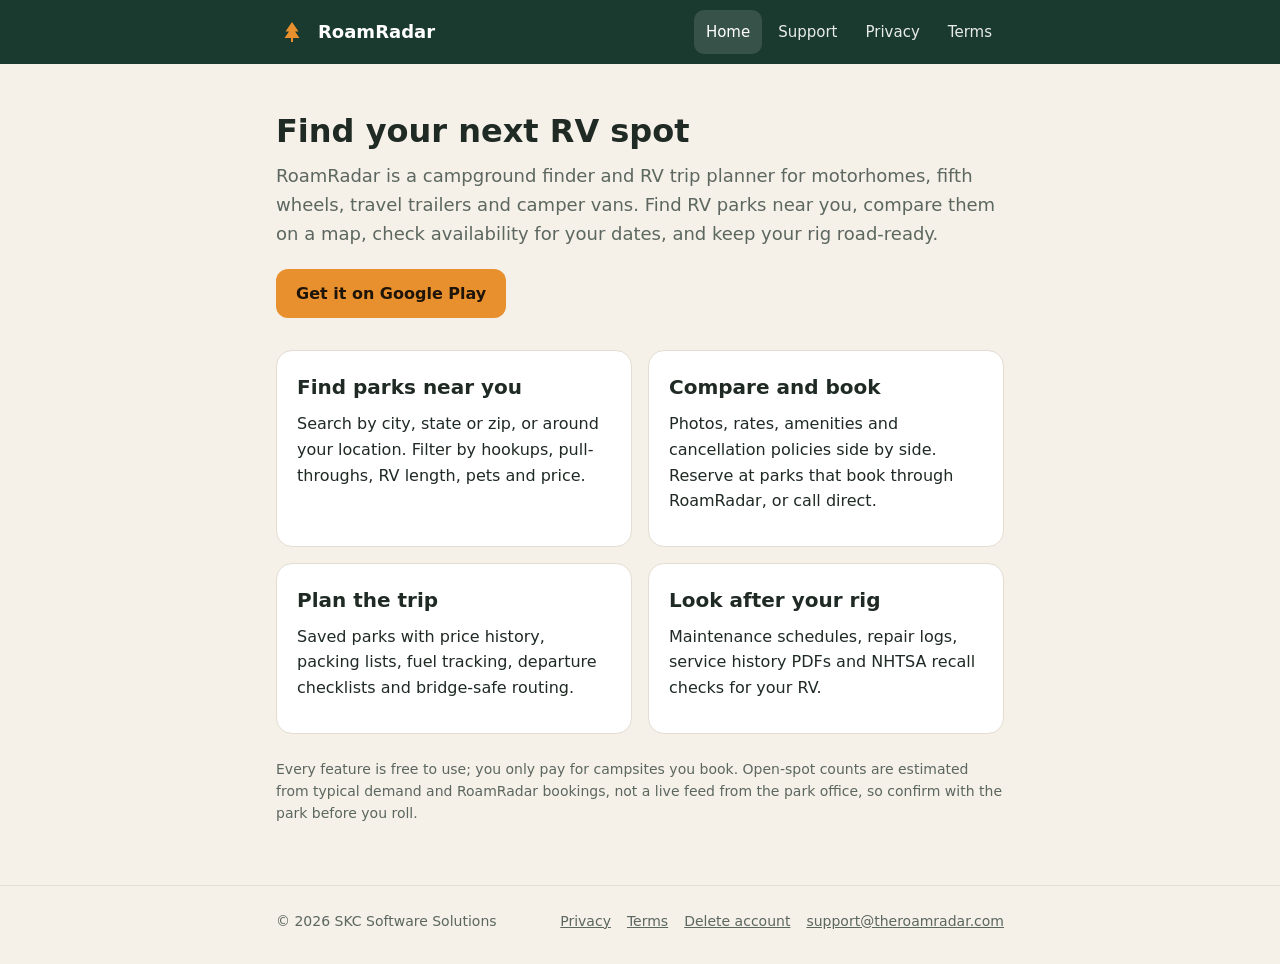
<file: index.html>
<!doctype html>
<html lang="en">
<head>
  <meta charset="utf-8">
  <meta name="viewport" content="width=device-width, initial-scale=1">
  <title>RoamRadar</title>
  <meta name="description" content="RV parks near you, campground finder and RV trip planner. Compare parks, check availability and book.">
  <meta property="og:title" content="RoamRadar">
  <meta property="og:description" content="RV parks near you, campground finder and RV trip planner. Compare parks, check availability and book.">
  <meta name="theme-color" content="#1b3a2f">
  <link rel="icon" href="/favicon.svg" type="image/svg+xml">
  <link rel="stylesheet" href="/styles.css">
</head>
<body>
  <header class="site">
    <div class="wrap">
      <a class="brand" href="/"><img src="/favicon.svg" alt="">RoamRadar</a>
      <nav class="site" aria-label="Main">
        <a href="/" aria-current="page">Home</a>
        <a href="/support">Support</a>
        <a href="/privacy">Privacy</a>
        <a href="/terms">Terms</a>
      </nav>
    </div>
  </header>
  <main>
    <div class="wrap">
      <section class="hero">
        <h1>Find your next RV spot</h1>
        <p class="lead">RoamRadar is a campground finder and RV trip planner for motorhomes, fifth wheels, travel trailers and camper vans. Find RV parks near you, compare them on a map, check availability for your dates, and keep your rig road-ready.</p>
        <a class="button" href="https://play.google.com/store/apps/details?id=com.base6a45732385d17af57c15c6be.app">Get it on Google Play</a>
      </section>
      <div class="features">
        <section class="card">
          <h2>Find parks near you</h2>
          <p>Search by city, state or zip, or around your location. Filter by hookups, pull-throughs, RV length, pets and price.</p>
        </section>
        <section class="card">
          <h2>Compare and book</h2>
          <p>Photos, rates, amenities and cancellation policies side by side. Reserve at parks that book through RoamRadar, or call direct.</p>
        </section>
        <section class="card">
          <h2>Plan the trip</h2>
          <p>Saved parks with price history, packing lists, fuel tracking, departure checklists and bridge-safe routing.</p>
        </section>
        <section class="card">
          <h2>Look after your rig</h2>
          <p>Maintenance schedules, repair logs, service history PDFs and NHTSA recall checks for your RV.</p>
        </section>
      </div>
      <p class="muted">Every feature is free to use; you only pay for campsites you book. Open-spot counts are estimated from typical demand and RoamRadar bookings, not a live feed from the park office, so confirm with the park before you roll.</p>
    </div>
  </main>
  <footer class="site">
    <div class="wrap">
      <span>© 2026 SKC Software Solutions</span>
      <nav aria-label="Footer">
        <a href="/privacy">Privacy</a>
        <a href="/terms">Terms</a>
        <a href="/delete-account">Delete account</a>
        <a href="mailto:support@theroamradar.com">support@theroamradar.com</a>
      </nav>
    </div>
  </footer>
</body>
</html>
</file>
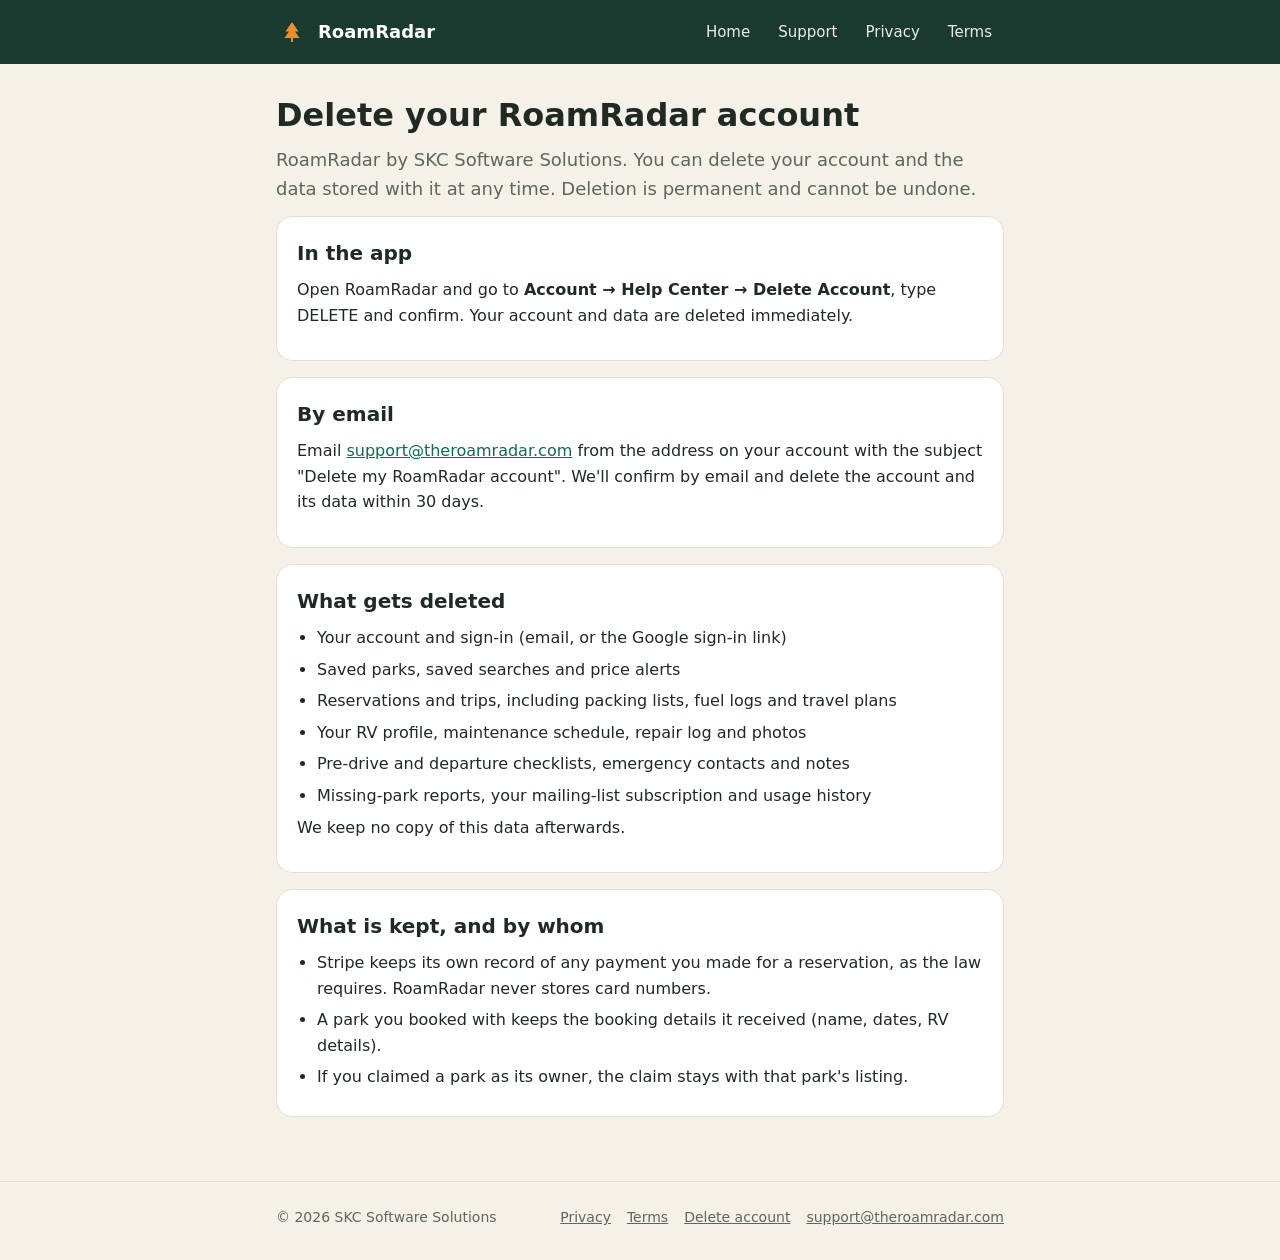
<file: delete-account.html>
<!doctype html>
<html lang="en">
<head>
  <meta charset="utf-8">
  <meta name="viewport" content="width=device-width, initial-scale=1">
  <title>Delete your account · RoamRadar</title>
  <meta name="description" content="How to delete your RoamRadar account and data.">
  <meta property="og:title" content="Delete your account · RoamRadar">
  <meta property="og:description" content="How to delete your RoamRadar account and data.">
  <meta name="theme-color" content="#1b3a2f">
  <link rel="icon" href="/favicon.svg" type="image/svg+xml">
  <link rel="stylesheet" href="/styles.css">
</head>
<body>
  <header class="site">
    <div class="wrap">
      <a class="brand" href="/"><img src="/favicon.svg" alt="">RoamRadar</a>
      <nav class="site" aria-label="Main">
        <a href="/">Home</a>
        <a href="/support">Support</a>
        <a href="/privacy">Privacy</a>
        <a href="/terms">Terms</a>
      </nav>
    </div>
  </header>
  <main>
    <div class="wrap">
      <h1>Delete your RoamRadar account</h1>
      <p class="lead">RoamRadar by SKC Software Solutions. You can delete your account and the data stored with it at any time. Deletion is permanent and cannot be undone.</p>
      <section class="card">
        <h2>In the app</h2>
        <p>Open RoamRadar and go to <strong>Account → Help Center → Delete Account</strong>, type DELETE and confirm. Your account and data are deleted immediately.</p>
      </section>
      <section class="card">
        <h2>By email</h2>
        <p>Email <a href="mailto:support@theroamradar.com?subject=Delete%20my%20RoamRadar%20account">support@theroamradar.com</a> from the address on your account with the subject "Delete my RoamRadar account". We'll confirm by email and delete the account and its data within 30 days.</p>
      </section>
      <section class="card">
        <h2>What gets deleted</h2>
        <ul>
          <li>Your account and sign-in (email, or the Google sign-in link)</li>
          <li>Saved parks, saved searches and price alerts</li>
          <li>Reservations and trips, including packing lists, fuel logs and travel plans</li>
          <li>Your RV profile, maintenance schedule, repair log and photos</li>
          <li>Pre-drive and departure checklists, emergency contacts and notes</li>
          <li>Missing-park reports, your mailing-list subscription and usage history</li>
        </ul>
        <p>We keep no copy of this data afterwards.</p>
      </section>
      <section class="card">
        <h2>What is kept, and by whom</h2>
        <ul>
          <li>Stripe keeps its own record of any payment you made for a reservation, as the law requires. RoamRadar never stores card numbers.</li>
          <li>A park you booked with keeps the booking details it received (name, dates, RV details).</li>
          <li>If you claimed a park as its owner, the claim stays with that park's listing.</li>
        </ul>
      </section>
    </div>
  </main>
  <footer class="site">
    <div class="wrap">
      <span>© 2026 SKC Software Solutions</span>
      <nav aria-label="Footer">
        <a href="/privacy">Privacy</a>
        <a href="/terms">Terms</a>
        <a href="/delete-account">Delete account</a>
        <a href="mailto:support@theroamradar.com">support@theroamradar.com</a>
      </nav>
    </div>
  </footer>
</body>
</html>
</file>
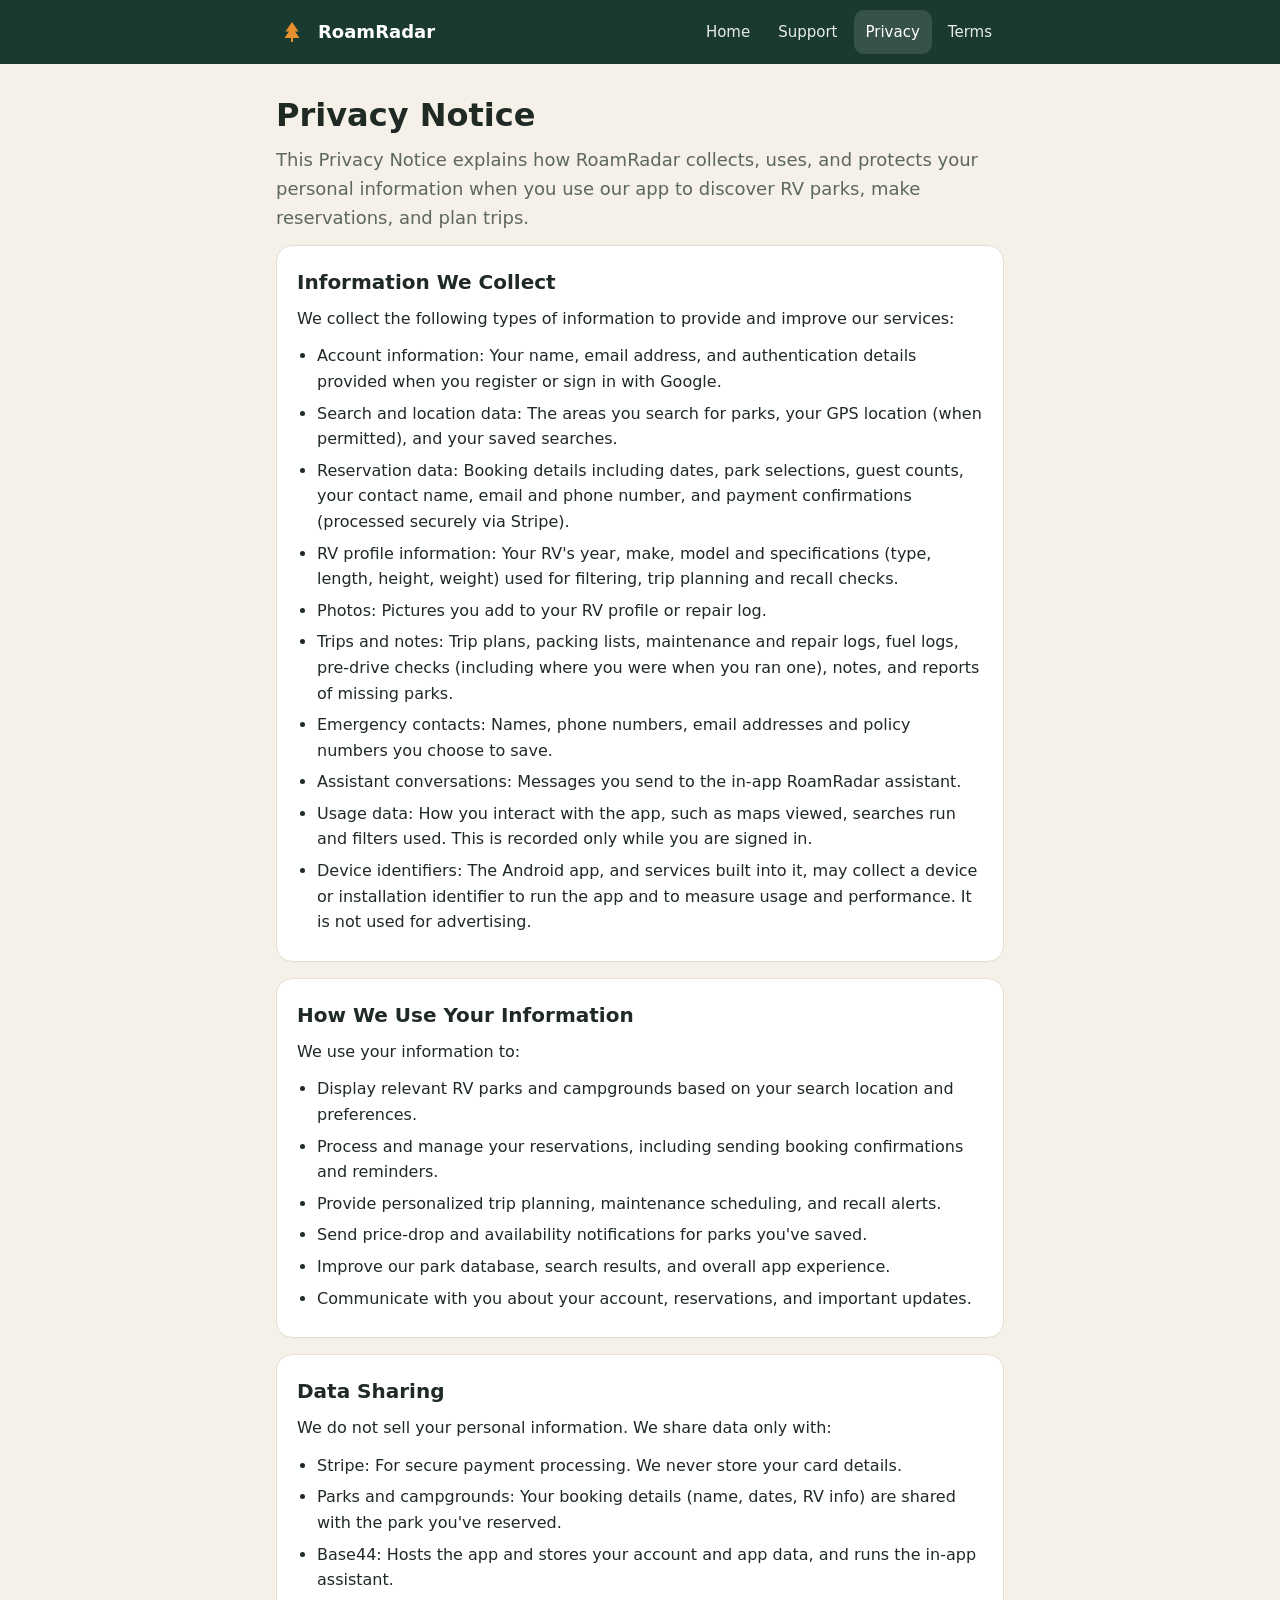
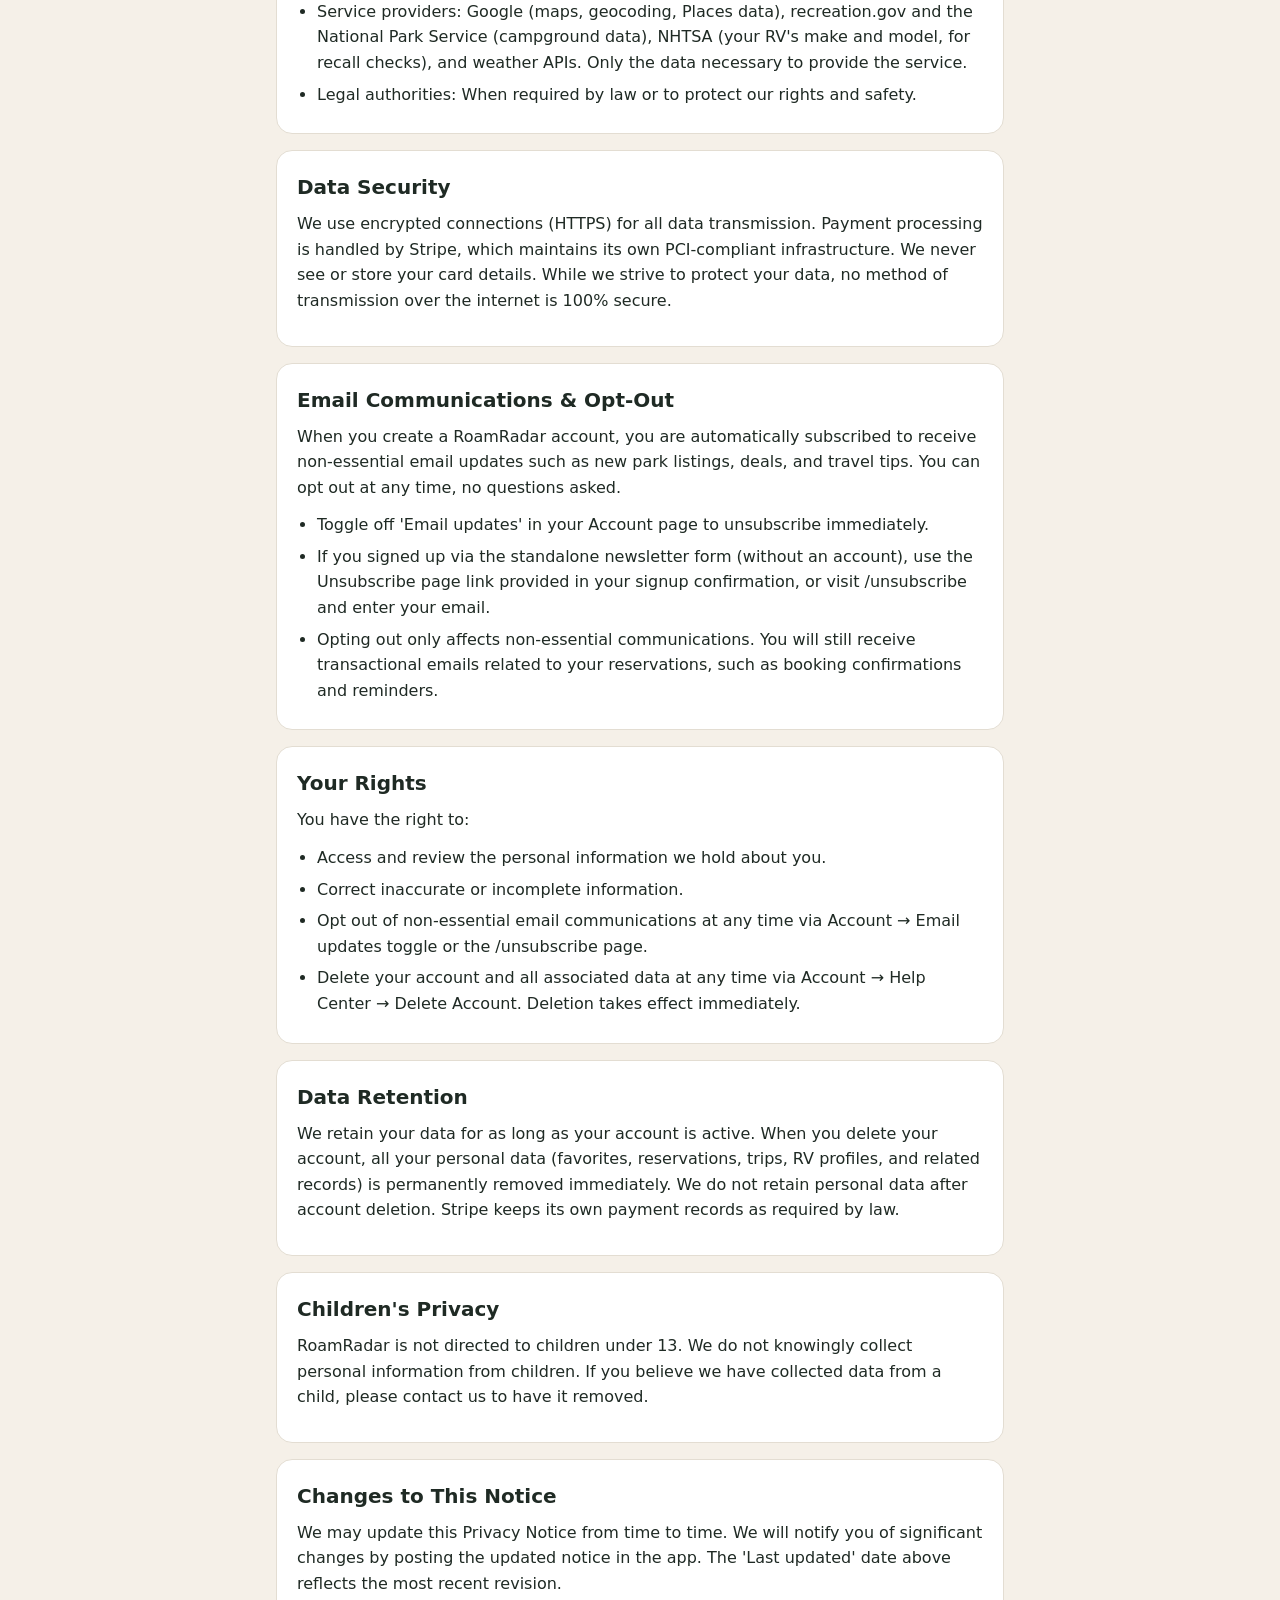
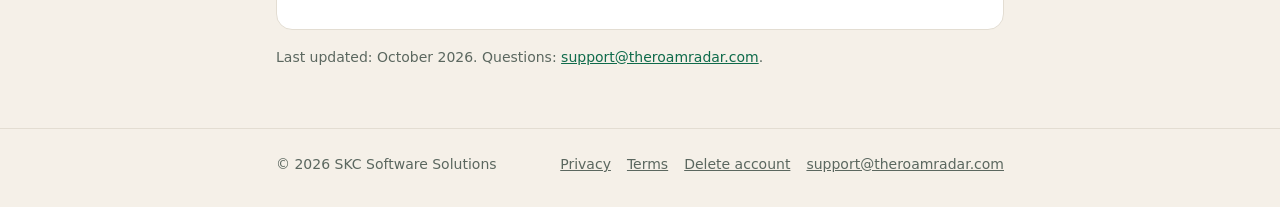
<file: privacy.html>
<!doctype html>
<html lang="en">
<head>
  <meta charset="utf-8">
  <meta name="viewport" content="width=device-width, initial-scale=1">
  <title>Privacy Notice · RoamRadar</title>
  <meta name="description" content="How RoamRadar collects, uses and protects your information.">
  <meta property="og:title" content="Privacy Notice · RoamRadar">
  <meta property="og:description" content="How RoamRadar collects, uses and protects your information.">
  <meta name="theme-color" content="#1b3a2f">
  <link rel="icon" href="/favicon.svg" type="image/svg+xml">
  <link rel="stylesheet" href="/styles.css">
</head>
<body>
  <header class="site">
    <div class="wrap">
      <a class="brand" href="/"><img src="/favicon.svg" alt="">RoamRadar</a>
      <nav class="site" aria-label="Main">
        <a href="/">Home</a>
        <a href="/support">Support</a>
        <a href="/privacy" aria-current="page">Privacy</a>
        <a href="/terms">Terms</a>
      </nav>
    </div>
  </header>
  <main>
    <div class="wrap">
      <h1>Privacy Notice</h1>
      <p class="lead">This Privacy Notice explains how RoamRadar collects, uses, and protects your personal information when you use our app to discover RV parks, make reservations, and plan trips.</p>
      <section class="card">
        <h2>Information We Collect</h2>
        <p>We collect the following types of information to provide and improve our services:</p>
        <ul>
          <li>Account information: Your name, email address, and authentication details provided when you register or sign in with Google.</li>
          <li>Search and location data: The areas you search for parks, your GPS location (when permitted), and your saved searches.</li>
          <li>Reservation data: Booking details including dates, park selections, guest counts, your contact name, email and phone number, and payment confirmations (processed securely via Stripe).</li>
          <li>RV profile information: Your RV's year, make, model and specifications (type, length, height, weight) used for filtering, trip planning and recall checks.</li>
          <li>Photos: Pictures you add to your RV profile or repair log.</li>
          <li>Trips and notes: Trip plans, packing lists, maintenance and repair logs, fuel logs, pre-drive checks (including where you were when you ran one), notes, and reports of missing parks.</li>
          <li>Emergency contacts: Names, phone numbers, email addresses and policy numbers you choose to save.</li>
          <li>Assistant conversations: Messages you send to the in-app RoamRadar assistant.</li>
          <li>Usage data: How you interact with the app, such as maps viewed, searches run and filters used. This is recorded only while you are signed in.</li>
          <li>Device identifiers: The Android app, and services built into it, may collect a device or installation identifier to run the app and to measure usage and performance. It is not used for advertising.</li>
        </ul>
      </section>
      <section class="card">
        <h2>How We Use Your Information</h2>
        <p>We use your information to:</p>
        <ul>
          <li>Display relevant RV parks and campgrounds based on your search location and preferences.</li>
          <li>Process and manage your reservations, including sending booking confirmations and reminders.</li>
          <li>Provide personalized trip planning, maintenance scheduling, and recall alerts.</li>
          <li>Send price-drop and availability notifications for parks you've saved.</li>
          <li>Improve our park database, search results, and overall app experience.</li>
          <li>Communicate with you about your account, reservations, and important updates.</li>
        </ul>
      </section>
      <section class="card">
        <h2>Data Sharing</h2>
        <p>We do not sell your personal information. We share data only with:</p>
        <ul>
          <li>Stripe: For secure payment processing. We never store your card details.</li>
          <li>Parks and campgrounds: Your booking details (name, dates, RV info) are shared with the park you've reserved.</li>
          <li>Base44: Hosts the app and stores your account and app data, and runs the in-app assistant.</li>
          <li>Service providers: Google (maps, geocoding, Places data), recreation.gov and the National Park Service (campground data), NHTSA (your RV's make and model, for recall checks), and weather APIs. Only the data necessary to provide the service.</li>
          <li>Legal authorities: When required by law or to protect our rights and safety.</li>
        </ul>
      </section>
      <section class="card">
        <h2>Data Security</h2>
        <p>We use encrypted connections (HTTPS) for all data transmission. Payment processing is handled by Stripe, which maintains its own PCI-compliant infrastructure. We never see or store your card details. While we strive to protect your data, no method of transmission over the internet is 100% secure.</p>
      </section>
      <section class="card">
        <h2>Email Communications &amp; Opt-Out</h2>
        <p>When you create a RoamRadar account, you are automatically subscribed to receive non-essential email updates such as new park listings, deals, and travel tips. You can opt out at any time, no questions asked.</p>
        <ul>
          <li>Toggle off 'Email updates' in your Account page to unsubscribe immediately.</li>
          <li>If you signed up via the standalone newsletter form (without an account), use the Unsubscribe page link provided in your signup confirmation, or visit /unsubscribe and enter your email.</li>
          <li>Opting out only affects non-essential communications. You will still receive transactional emails related to your reservations, such as booking confirmations and reminders.</li>
        </ul>
      </section>
      <section class="card">
        <h2>Your Rights</h2>
        <p>You have the right to:</p>
        <ul>
          <li>Access and review the personal information we hold about you.</li>
          <li>Correct inaccurate or incomplete information.</li>
          <li>Opt out of non-essential email communications at any time via Account → Email updates toggle or the /unsubscribe page.</li>
          <li>Delete your account and all associated data at any time via Account → Help Center → Delete Account. Deletion takes effect immediately.</li>
        </ul>
      </section>
      <section class="card">
        <h2>Data Retention</h2>
        <p>We retain your data for as long as your account is active. When you delete your account, all your personal data (favorites, reservations, trips, RV profiles, and related records) is permanently removed immediately. We do not retain personal data after account deletion. Stripe keeps its own payment records as required by law.</p>
      </section>
      <section class="card">
        <h2>Children's Privacy</h2>
        <p>RoamRadar is not directed to children under 13. We do not knowingly collect personal information from children. If you believe we have collected data from a child, please contact us to have it removed.</p>
      </section>
      <section class="card">
        <h2>Changes to This Notice</h2>
        <p>We may update this Privacy Notice from time to time. We will notify you of significant changes by posting the updated notice in the app. The 'Last updated' date above reflects the most recent revision.</p>
      </section>
      <p class="muted">Last updated: October 2026. Questions: <a href="mailto:support@theroamradar.com">support@theroamradar.com</a>.</p>
    </div>
  </main>
  <footer class="site">
    <div class="wrap">
      <span>© 2026 SKC Software Solutions</span>
      <nav aria-label="Footer">
        <a href="/privacy">Privacy</a>
        <a href="/terms">Terms</a>
        <a href="/delete-account">Delete account</a>
        <a href="mailto:support@theroamradar.com">support@theroamradar.com</a>
      </nav>
    </div>
  </footer>
</body>
</html>
</file>
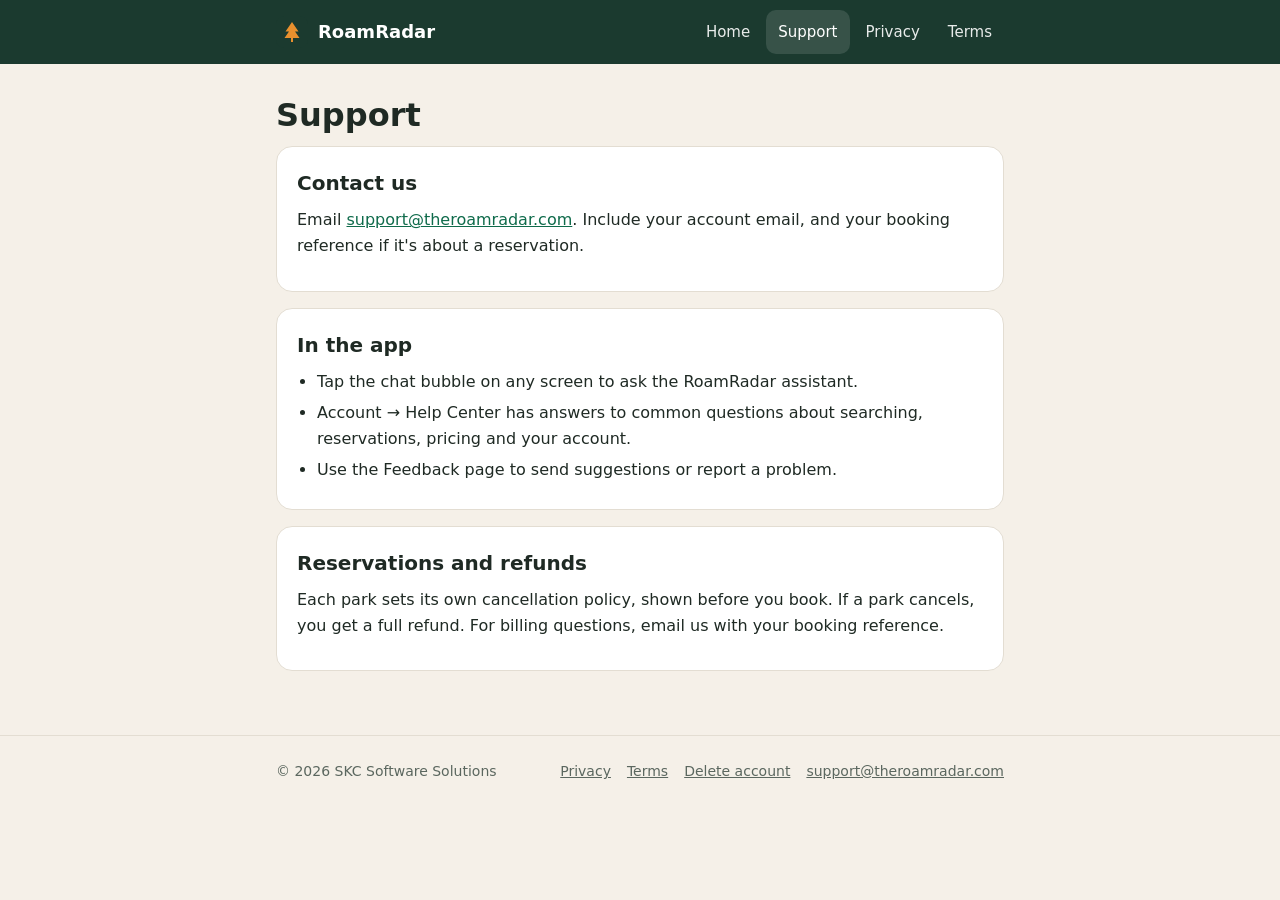
<file: support.html>
<!doctype html>
<html lang="en">
<head>
  <meta charset="utf-8">
  <meta name="viewport" content="width=device-width, initial-scale=1">
  <title>Support · RoamRadar</title>
  <meta name="description" content="Get help with RoamRadar.">
  <meta property="og:title" content="Support · RoamRadar">
  <meta property="og:description" content="Get help with RoamRadar.">
  <meta name="theme-color" content="#1b3a2f">
  <link rel="icon" href="/favicon.svg" type="image/svg+xml">
  <link rel="stylesheet" href="/styles.css">
</head>
<body>
  <header class="site">
    <div class="wrap">
      <a class="brand" href="/"><img src="/favicon.svg" alt="">RoamRadar</a>
      <nav class="site" aria-label="Main">
        <a href="/">Home</a>
        <a href="/support" aria-current="page">Support</a>
        <a href="/privacy">Privacy</a>
        <a href="/terms">Terms</a>
      </nav>
    </div>
  </header>
  <main>
    <div class="wrap">
      <h1>Support</h1>
      <section class="card">
        <h2>Contact us</h2>
        <p>Email <a href="mailto:support@theroamradar.com">support@theroamradar.com</a>. Include your account email, and your booking reference if it's about a reservation.</p>
      </section>
      <section class="card">
        <h2>In the app</h2>
        <ul>
          <li>Tap the chat bubble on any screen to ask the RoamRadar assistant.</li>
          <li>Account → Help Center has answers to common questions about searching, reservations, pricing and your account.</li>
          <li>Use the Feedback page to send suggestions or report a problem.</li>
        </ul>
      </section>
      <section class="card">
        <h2>Reservations and refunds</h2>
        <p>Each park sets its own cancellation policy, shown before you book. If a park cancels, you get a full refund. For billing questions, email us with your booking reference.</p>
      </section>
    </div>
  </main>
  <footer class="site">
    <div class="wrap">
      <span>© 2026 SKC Software Solutions</span>
      <nav aria-label="Footer">
        <a href="/privacy">Privacy</a>
        <a href="/terms">Terms</a>
        <a href="/delete-account">Delete account</a>
        <a href="mailto:support@theroamradar.com">support@theroamradar.com</a>
      </nav>
    </div>
  </footer>
</body>
</html>
</file>
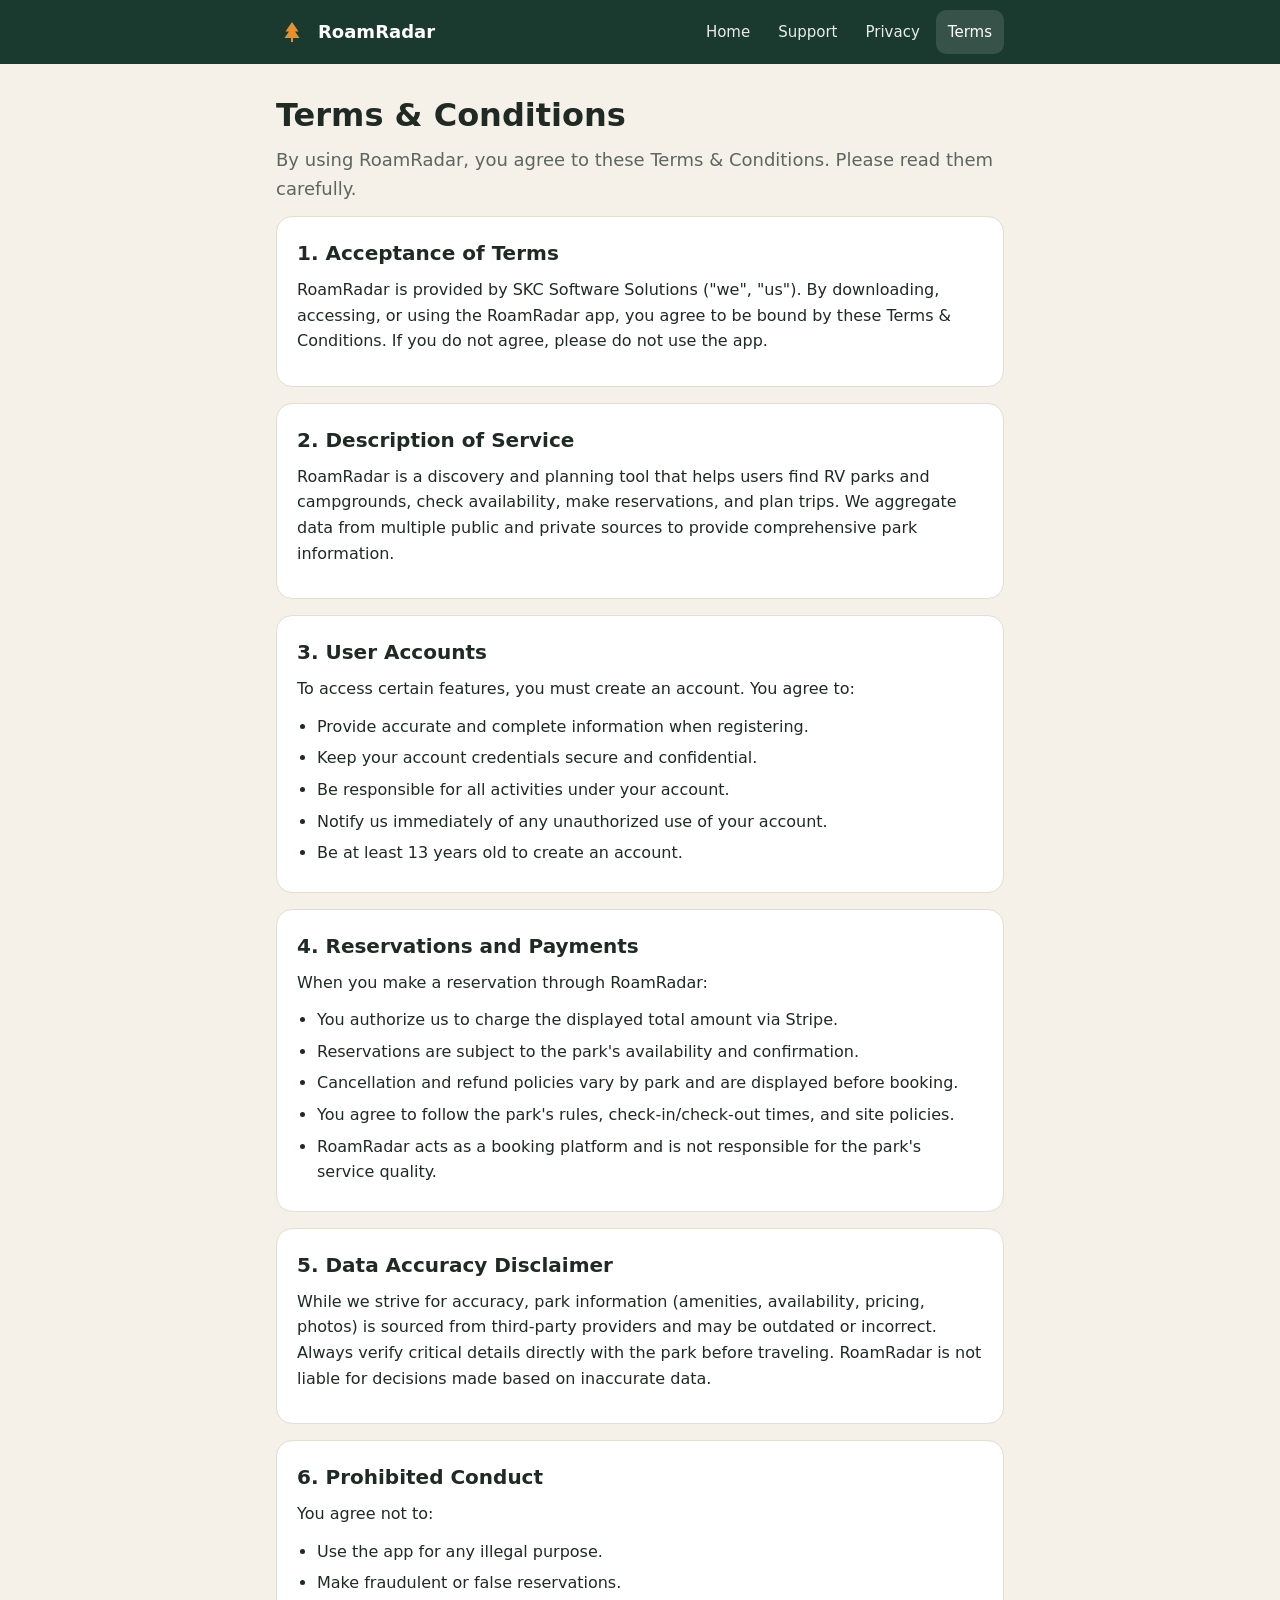
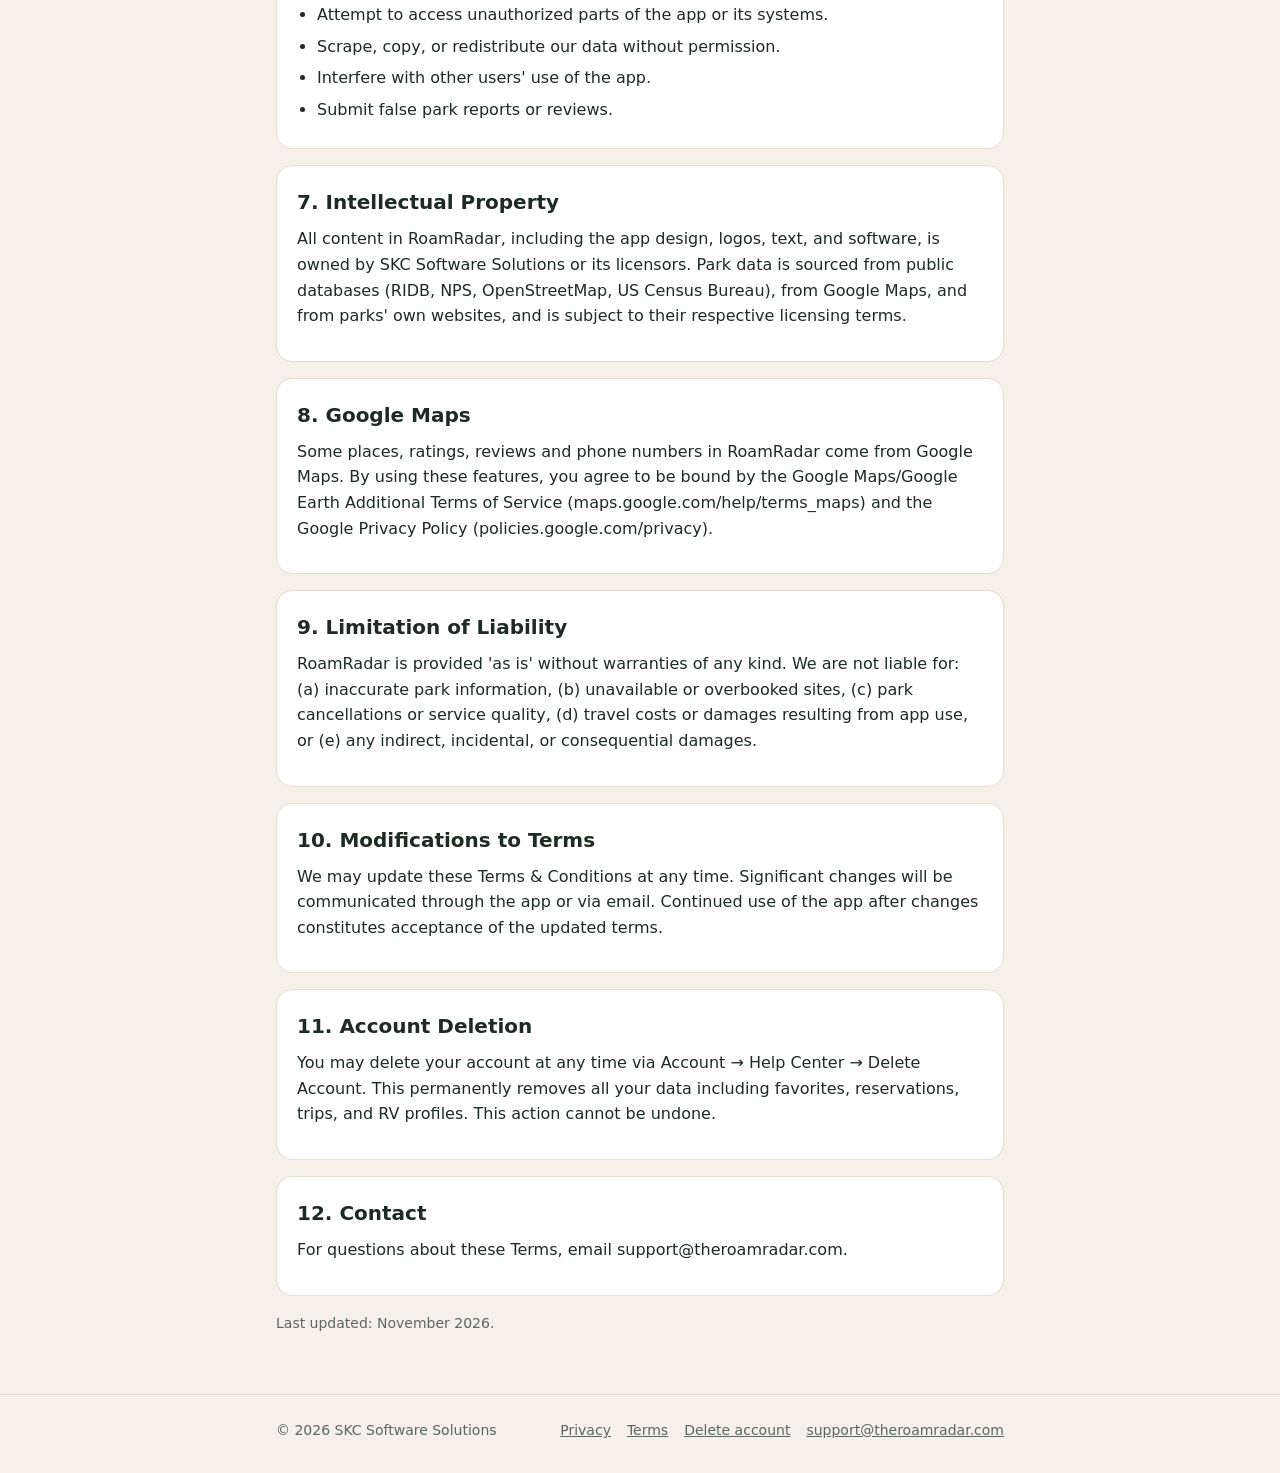
<file: terms.html>
<!doctype html>
<html lang="en">
<head>
  <meta charset="utf-8">
  <meta name="viewport" content="width=device-width, initial-scale=1">
  <title>Terms &amp; Conditions · RoamRadar</title>
  <meta name="description" content="RoamRadar Terms of Service.">
  <meta property="og:title" content="Terms &amp; Conditions · RoamRadar">
  <meta property="og:description" content="RoamRadar Terms of Service.">
  <meta name="theme-color" content="#1b3a2f">
  <link rel="icon" href="/favicon.svg" type="image/svg+xml">
  <link rel="stylesheet" href="/styles.css">
</head>
<body>
  <header class="site">
    <div class="wrap">
      <a class="brand" href="/"><img src="/favicon.svg" alt="">RoamRadar</a>
      <nav class="site" aria-label="Main">
        <a href="/">Home</a>
        <a href="/support">Support</a>
        <a href="/privacy">Privacy</a>
        <a href="/terms" aria-current="page">Terms</a>
      </nav>
    </div>
  </header>
  <main>
    <div class="wrap">
      <h1>Terms &amp; Conditions</h1>
      <p class="lead">By using RoamRadar, you agree to these Terms &amp; Conditions. Please read them carefully.</p>
      <section class="card">
        <h2>1. Acceptance of Terms</h2>
        <p>RoamRadar is provided by SKC Software Solutions (&quot;we&quot;, &quot;us&quot;). By downloading, accessing, or using the RoamRadar app, you agree to be bound by these Terms &amp; Conditions. If you do not agree, please do not use the app.</p>
      </section>
      <section class="card">
        <h2>2. Description of Service</h2>
        <p>RoamRadar is a discovery and planning tool that helps users find RV parks and campgrounds, check availability, make reservations, and plan trips. We aggregate data from multiple public and private sources to provide comprehensive park information.</p>
      </section>
      <section class="card">
        <h2>3. User Accounts</h2>
        <p>To access certain features, you must create an account. You agree to:</p>
        <ul>
          <li>Provide accurate and complete information when registering.</li>
          <li>Keep your account credentials secure and confidential.</li>
          <li>Be responsible for all activities under your account.</li>
          <li>Notify us immediately of any unauthorized use of your account.</li>
          <li>Be at least 13 years old to create an account.</li>
        </ul>
      </section>
      <section class="card">
        <h2>4. Reservations and Payments</h2>
        <p>When you make a reservation through RoamRadar:</p>
        <ul>
          <li>You authorize us to charge the displayed total amount via Stripe.</li>
          <li>Reservations are subject to the park's availability and confirmation.</li>
          <li>Cancellation and refund policies vary by park and are displayed before booking.</li>
          <li>You agree to follow the park's rules, check-in/check-out times, and site policies.</li>
          <li>RoamRadar acts as a booking platform and is not responsible for the park's service quality.</li>
        </ul>
      </section>
      <section class="card">
        <h2>5. Data Accuracy Disclaimer</h2>
        <p>While we strive for accuracy, park information (amenities, availability, pricing, photos) is sourced from third-party providers and may be outdated or incorrect. Always verify critical details directly with the park before traveling. RoamRadar is not liable for decisions made based on inaccurate data.</p>
      </section>
      <section class="card">
        <h2>6. Prohibited Conduct</h2>
        <p>You agree not to:</p>
        <ul>
          <li>Use the app for any illegal purpose.</li>
          <li>Make fraudulent or false reservations.</li>
          <li>Attempt to access unauthorized parts of the app or its systems.</li>
          <li>Scrape, copy, or redistribute our data without permission.</li>
          <li>Interfere with other users' use of the app.</li>
          <li>Submit false park reports or reviews.</li>
        </ul>
      </section>
      <section class="card">
        <h2>7. Intellectual Property</h2>
        <p>All content in RoamRadar, including the app design, logos, text, and software, is owned by SKC Software Solutions or its licensors. Park data is sourced from public databases (RIDB, NPS, OpenStreetMap, US Census Bureau), from Google Maps, and from parks' own websites, and is subject to their respective licensing terms.</p>
      </section>
      <section class="card">
        <h2>8. Google Maps</h2>
        <p>Some places, ratings, reviews and phone numbers in RoamRadar come from Google Maps. By using these features, you agree to be bound by the Google Maps/Google Earth Additional Terms of Service (maps.google.com/help/terms_maps) and the Google Privacy Policy (policies.google.com/privacy).</p>
      </section>
      <section class="card">
        <h2>9. Limitation of Liability</h2>
        <p>RoamRadar is provided 'as is' without warranties of any kind. We are not liable for: (a) inaccurate park information, (b) unavailable or overbooked sites, (c) park cancellations or service quality, (d) travel costs or damages resulting from app use, or (e) any indirect, incidental, or consequential damages.</p>
      </section>
      <section class="card">
        <h2>10. Modifications to Terms</h2>
        <p>We may update these Terms &amp; Conditions at any time. Significant changes will be communicated through the app or via email. Continued use of the app after changes constitutes acceptance of the updated terms.</p>
      </section>
      <section class="card">
        <h2>11. Account Deletion</h2>
        <p>You may delete your account at any time via Account → Help Center → Delete Account. This permanently removes all your data including favorites, reservations, trips, and RV profiles. This action cannot be undone.</p>
      </section>
      <section class="card">
        <h2>12. Contact</h2>
        <p>For questions about these Terms, email support@theroamradar.com.</p>
      </section>
      <p class="muted">Last updated: November 2026.</p>
    </div>
  </main>
  <footer class="site">
    <div class="wrap">
      <span>© 2026 SKC Software Solutions</span>
      <nav aria-label="Footer">
        <a href="/privacy">Privacy</a>
        <a href="/terms">Terms</a>
        <a href="/delete-account">Delete account</a>
        <a href="mailto:support@theroamradar.com">support@theroamradar.com</a>
      </nav>
    </div>
  </footer>
</body>
</html>
</file>
<file: styles.css>
:root {
  --bg: #f5f0e8;
  --surface: #ffffff;
  --text: #1f2a24;
  --muted: #5b675f;
  --brand: #1b3a2f;
  --brand-text: #ffffff;
  --accent: #e8902e;
  --link: #0f6b4b;
  --border: #e3ddd2;
  --radius: 16px;
}

@media (prefers-color-scheme: dark) {
  :root {
    --bg: #111814;
    --surface: #1a231e;
    --text: #e8ece9;
    --muted: #a3b0a8;
    --brand: #234a3c;
    --link: #6fd3a8;
    --border: #2b3830;
  }
}

* { box-sizing: border-box; }

html { -webkit-text-size-adjust: 100%; }

body {
  margin: 0;
  background: var(--bg);
  color: var(--text);
  font: 16px/1.6 system-ui, -apple-system, "Segoe UI", Roboto, sans-serif;
}

a { color: var(--link); }

.wrap { max-width: 760px; margin: 0 auto; padding: 0 16px; }

header.site {
  background: var(--brand);
  color: var(--brand-text);
}
header.site .wrap {
  display: flex;
  align-items: center;
  justify-content: space-between;
  gap: 12px;
  min-height: 64px;
  flex-wrap: wrap;
}
.brand {
  display: flex;
  align-items: center;
  gap: 10px;
  color: inherit;
  text-decoration: none;
  font-weight: 700;
  font-size: 1.125rem;
}
.brand img { width: 32px; height: 32px; border-radius: 8px; }
nav.site { display: flex; gap: 4px; flex-wrap: wrap; }
nav.site a {
  color: inherit;
  text-decoration: none;
  font-size: 0.9375rem;
  padding: 10px 12px;
  border-radius: 10px;
  opacity: 0.9;
}
nav.site a:hover, nav.site a[aria-current="page"] { background: rgba(255, 255, 255, 0.12); opacity: 1; }

main { padding: 32px 0 48px; }

h1 { font-size: 2rem; line-height: 1.2; margin: 0 0 12px; }
h2 { font-size: 1.25rem; margin: 0 0 8px; }
h3 { font-size: 1rem; margin: 0 0 6px; }
p { margin: 0 0 12px; }
.lead { font-size: 1.125rem; color: var(--muted); }
.muted { color: var(--muted); font-size: 0.875rem; }

.card {
  background: var(--surface);
  border: 1px solid var(--border);
  border-radius: var(--radius);
  padding: 20px;
  margin: 0 0 16px;
}
.card ul { margin: 8px 0 0; padding-left: 20px; }
.card li { margin: 0 0 6px; }

.hero { padding: 16px 0 8px; }
.button {
  display: inline-block;
  background: var(--accent);
  color: #1f1408;
  font-weight: 700;
  text-decoration: none;
  padding: 12px 20px;
  border-radius: 12px;
  margin: 8px 0 0;
}
.button:hover { filter: brightness(0.95); }

.features {
  display: grid;
  grid-template-columns: repeat(auto-fit, minmax(300px, 1fr));
  gap: 16px;
  margin: 24px 0;
}
.features .card { margin: 0; }

footer.site {
  border-top: 1px solid var(--border);
  padding: 24px 0 32px;
  color: var(--muted);
  font-size: 0.875rem;
}
footer.site .wrap { display: flex; flex-wrap: wrap; gap: 8px 16px; justify-content: space-between; }
footer.site nav { display: flex; flex-wrap: wrap; gap: 4px 16px; }
footer.site a { color: inherit; }
</file>
